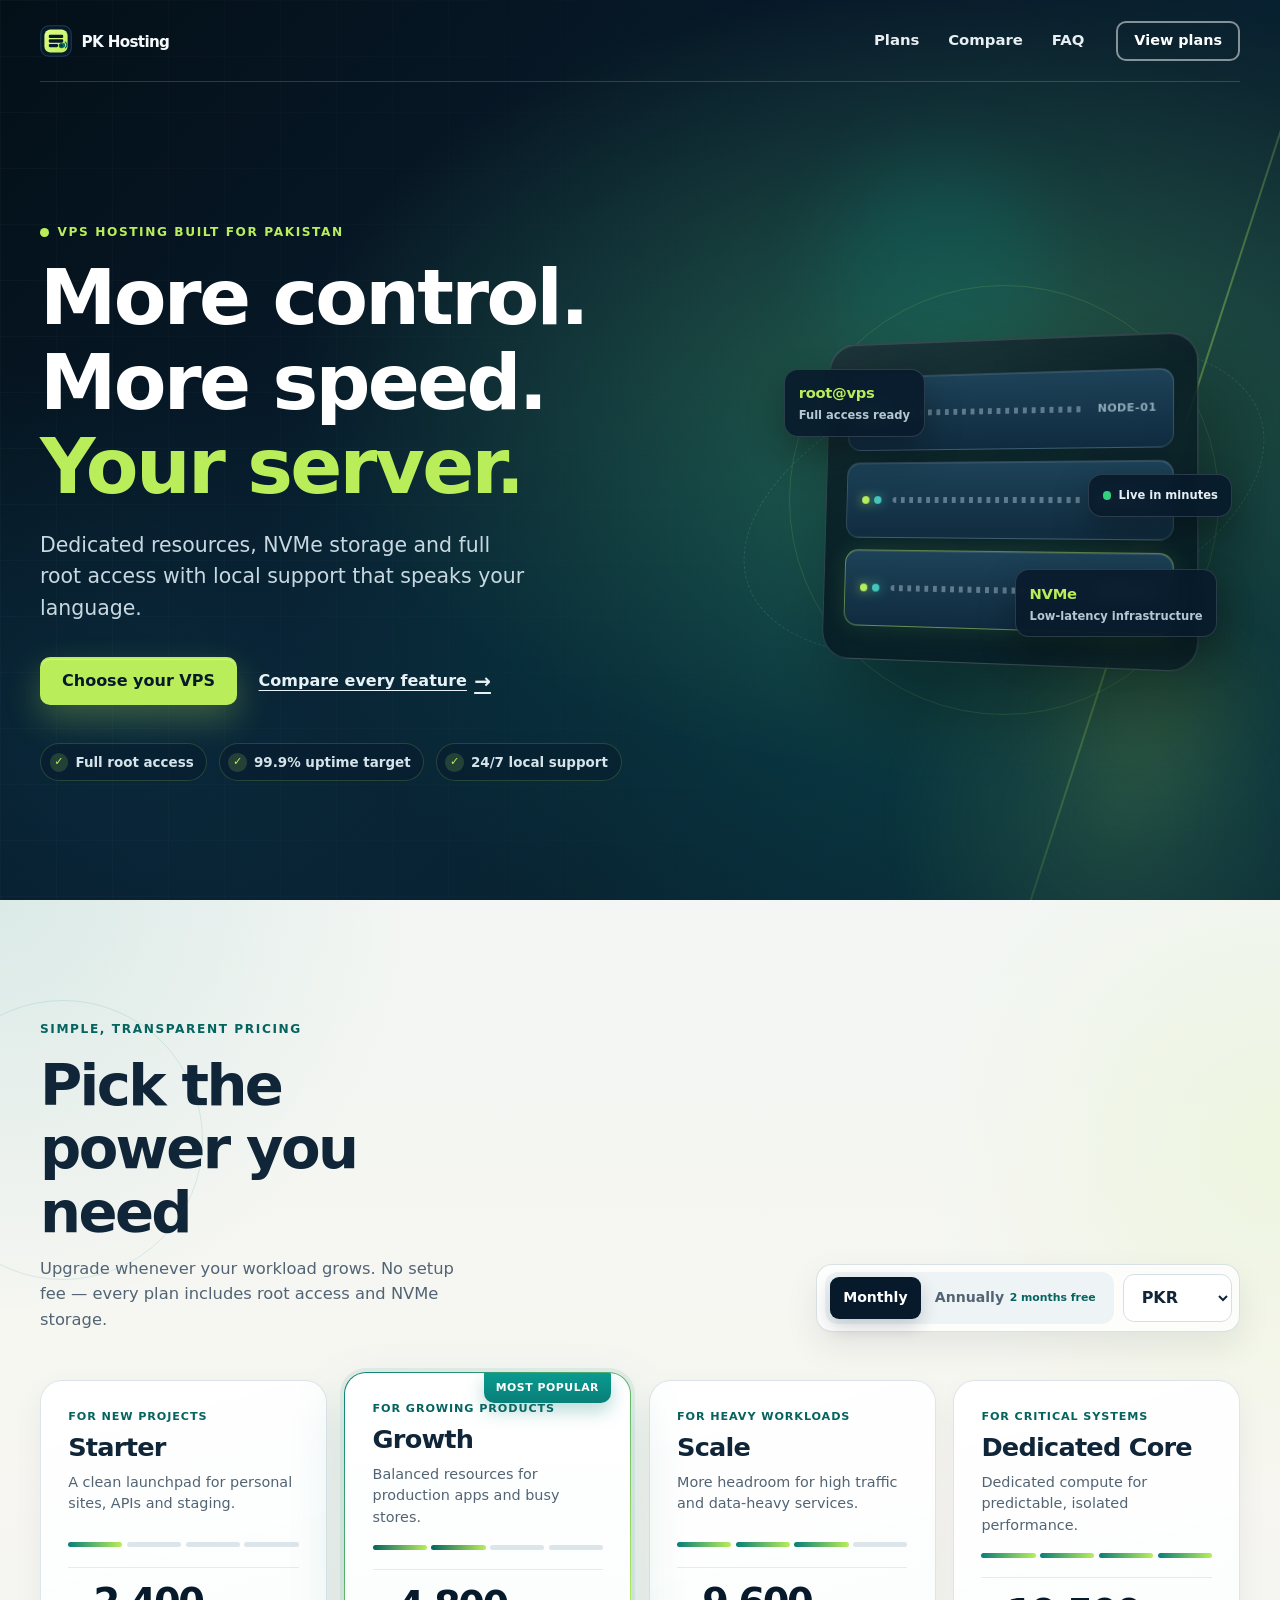
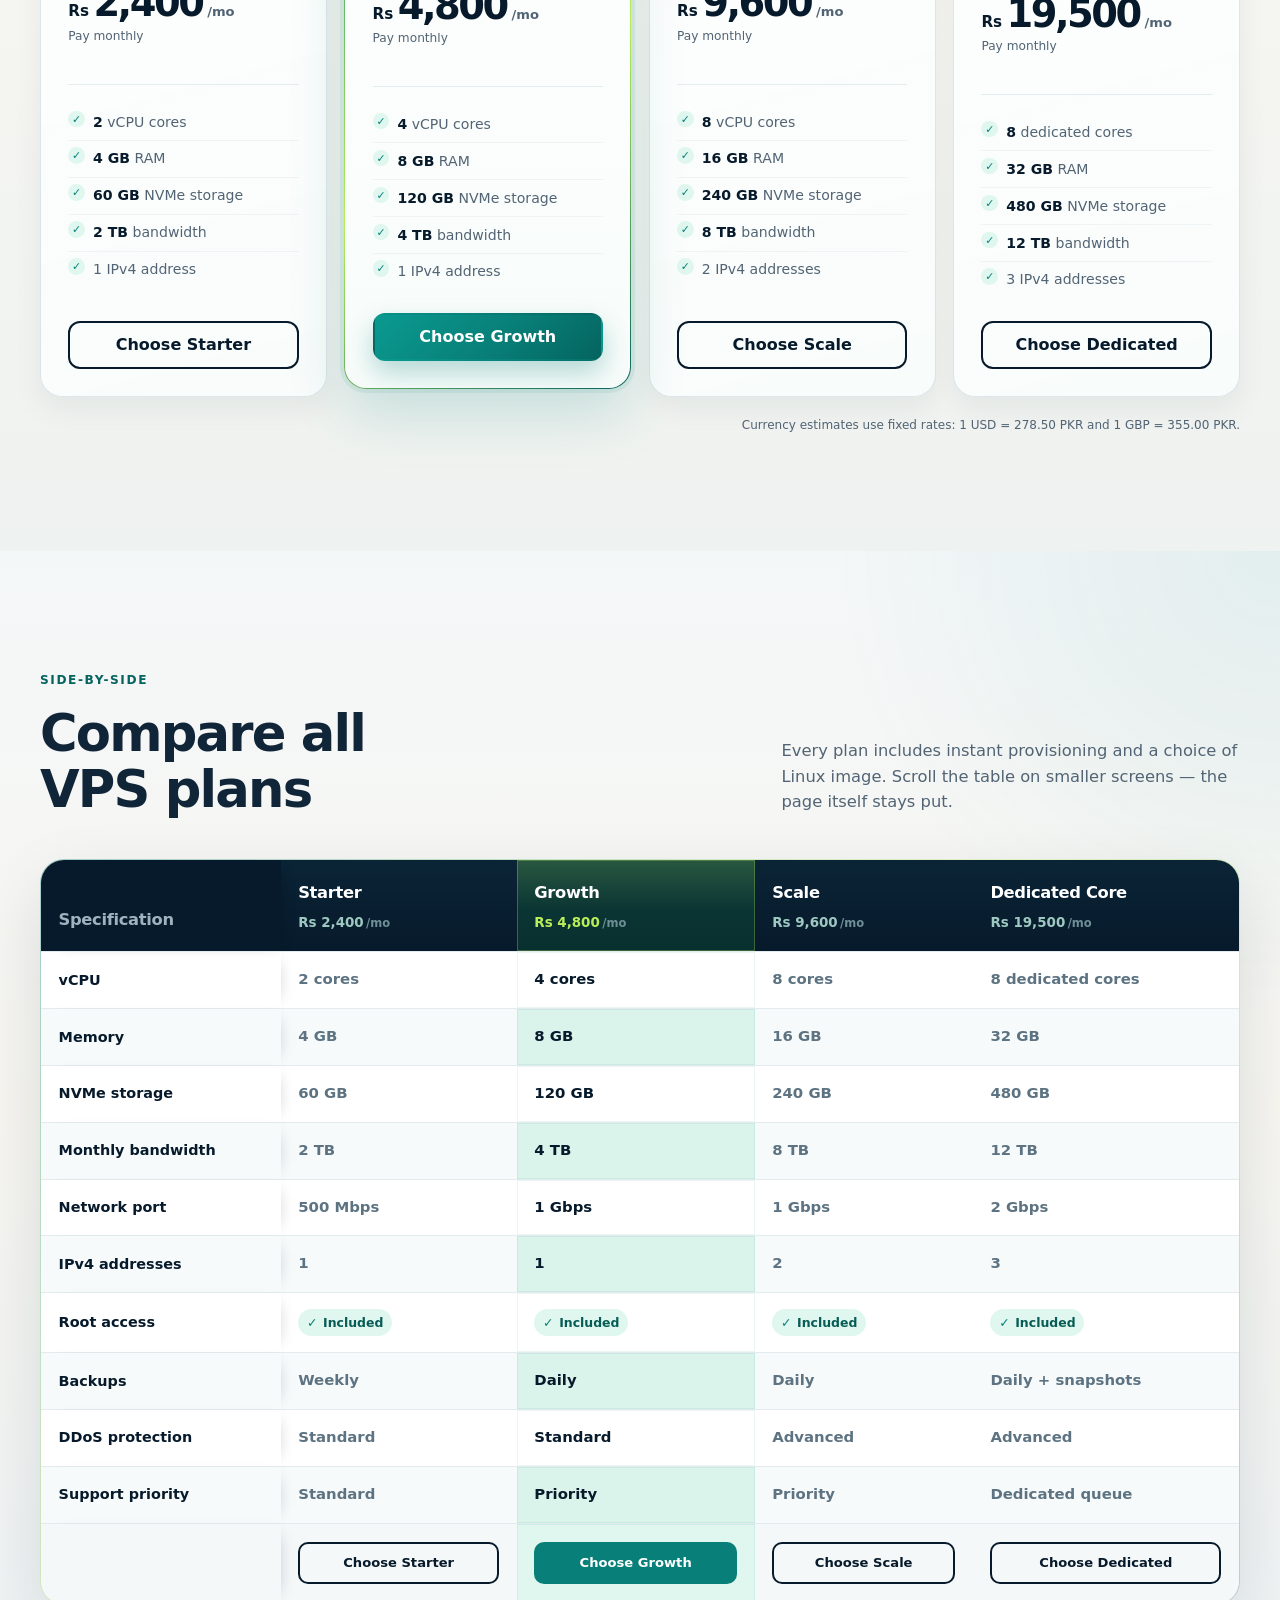
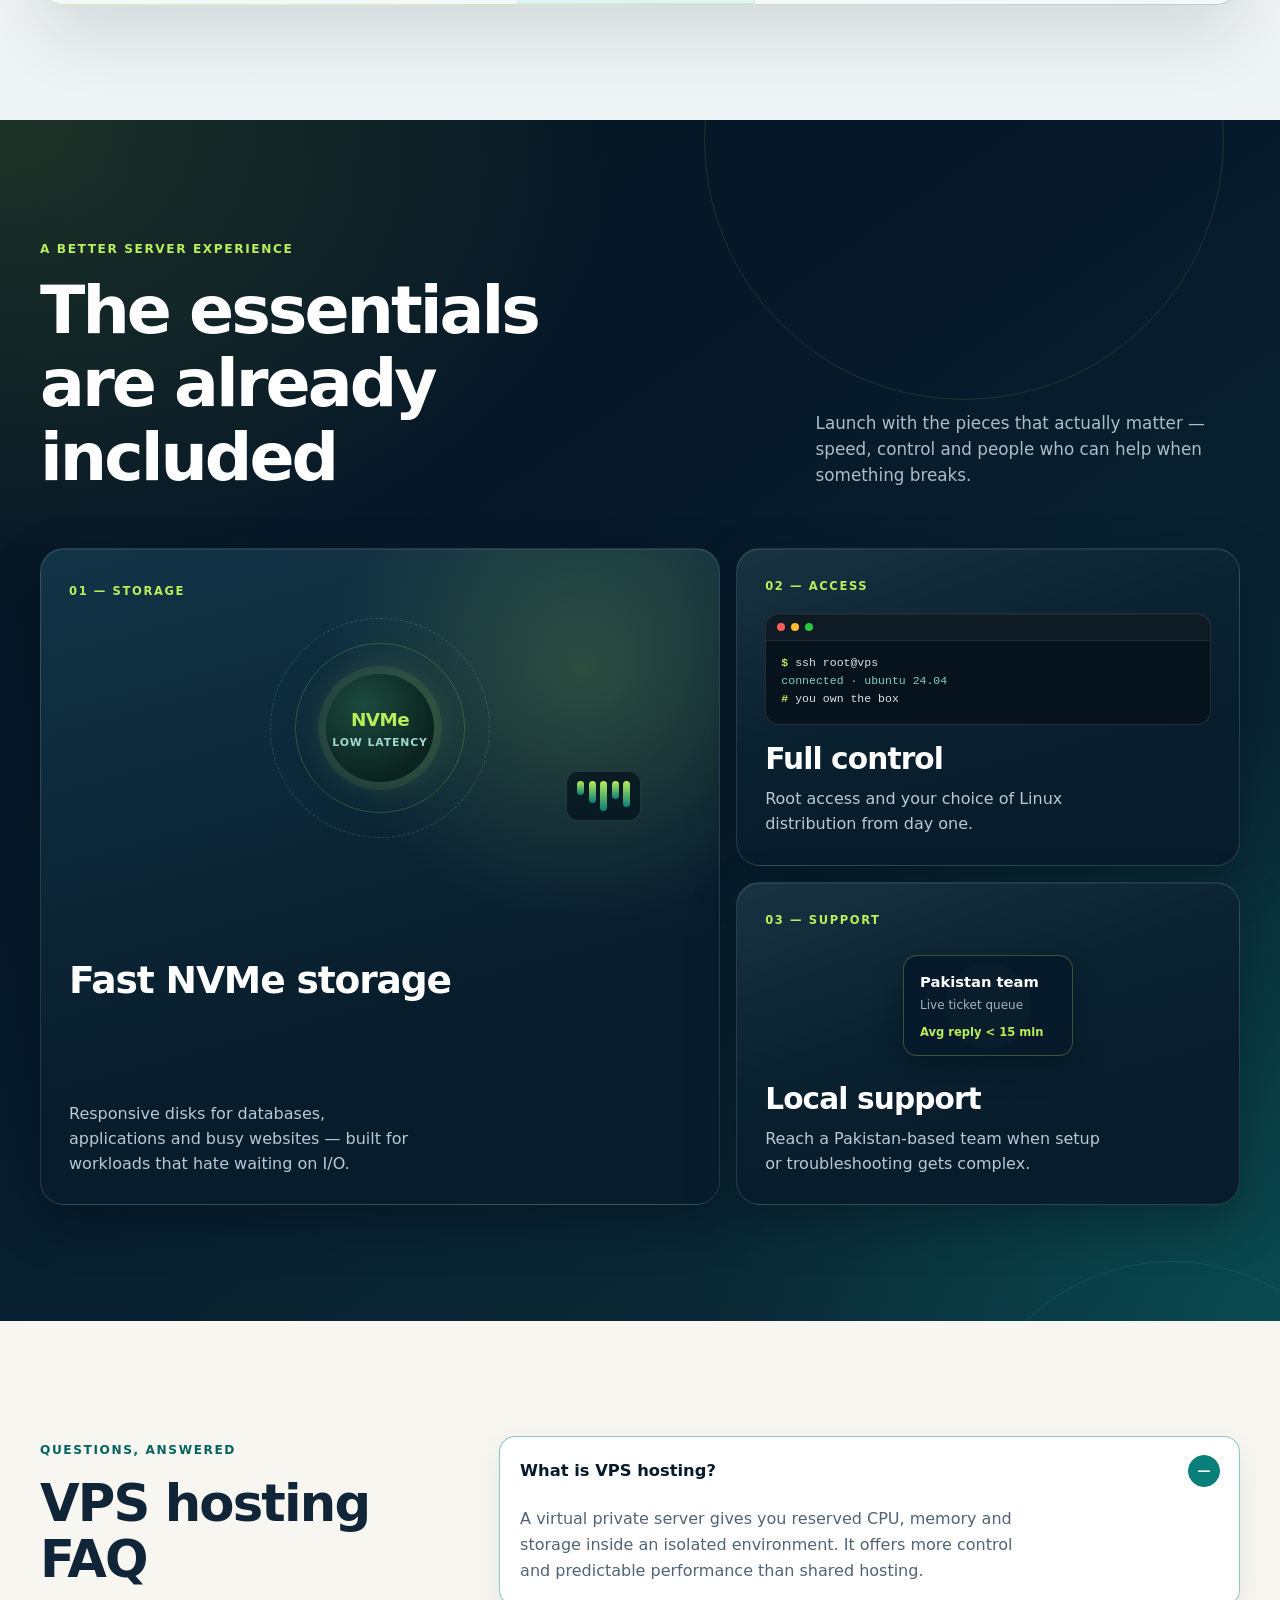
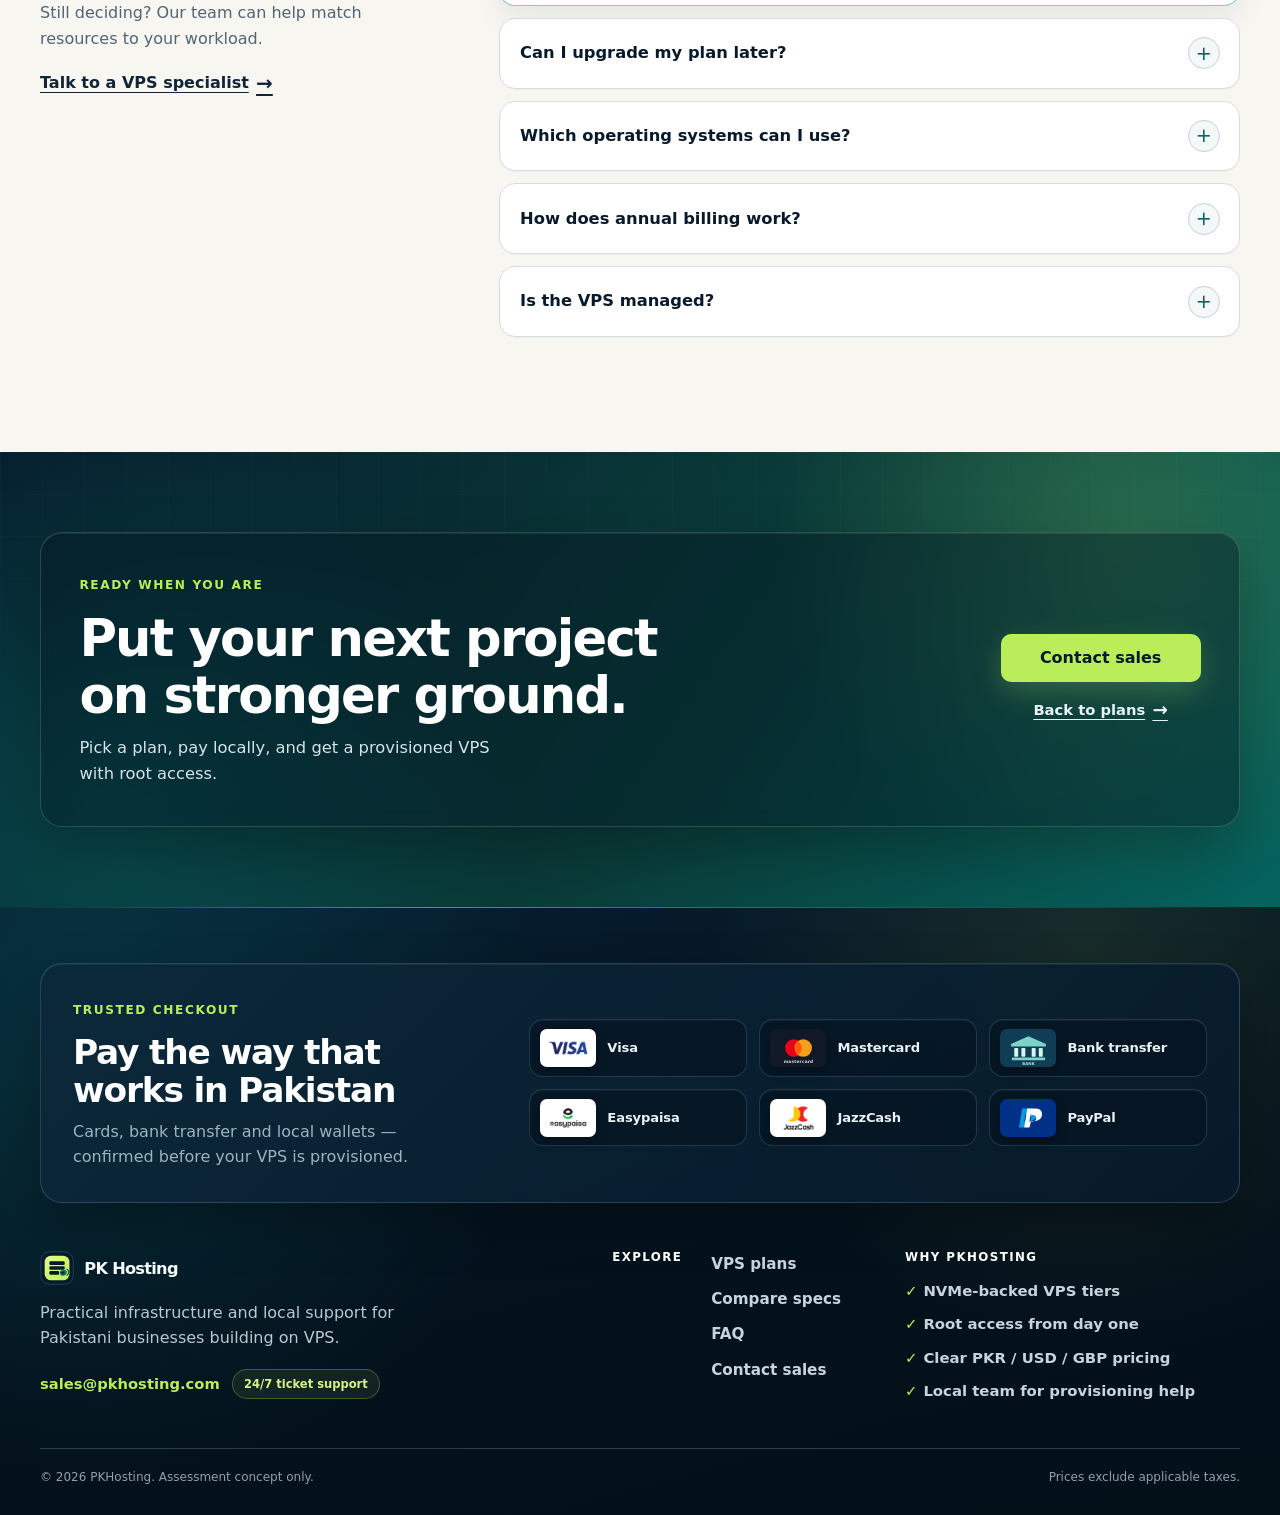
<file: index.html>
<!doctype html>
<html lang="en" class="no-js">
<head>
  <meta charset="utf-8">
  <meta name="viewport" content="width=device-width, initial-scale=1">
  <meta name="description" content="Compare four PKHosting VPS plans with transparent monthly and annual pricing.">
  <meta name="theme-color" content="#071a2b">
  <title>PKHosting VPS Hosting</title>
  <link rel="icon" href="favicon.svg" type="image/svg+xml">
  <link rel="stylesheet" href="styles.css">
  <script>document.documentElement.classList.replace('no-js', 'js');</script>
  <script src="script.js" defer></script>
</head>
<body>
  <a class="skip-link" href="#main">Skip to main content</a>

  <header class="site-header">
    <div class="shell header-inner">
      <a class="brand" href="#top">
        <img class="brand-logo" src="logo.svg" width="168" height="32" alt="PK Hosting">
      </a>
      <nav aria-label="Primary navigation">
        <a href="#plans">Plans</a>
        <a href="#compare">Compare</a>
        <a href="#faq">FAQ</a>
      </nav>
      <a class="button button-small button-outline header-cta" href="#plans">View plans</a>
    </div>
  </header>

  <main id="main">
    <section class="hero" id="top" aria-labelledby="hero-title">
      <div class="hero-atmosphere" aria-hidden="true">
        <span class="hero-beam"></span>
        <span class="hero-orb hero-orb-a"></span>
        <span class="hero-orb hero-orb-b"></span>
      </div>

      <div class="shell hero-grid">
        <div class="hero-copy">
          <p class="eyebrow"><span class="eyebrow-dot" aria-hidden="true"></span>VPS hosting built for Pakistan</p>
          <h1 id="hero-title">More control. More speed. <span>Your server.</span></h1>
          <p class="hero-lede">Dedicated resources, NVMe storage and full root access with local support that speaks your language.</p>
          <div class="hero-actions">
            <a class="button button-primary hero-cta" href="#plans">Choose your VPS</a>
            <a class="text-link" href="#compare">Compare every feature <span aria-hidden="true">→</span></a>
          </div>
          <ul class="trust-list" aria-label="Service highlights">
            <li>Full root access</li>
            <li>99.9% uptime target</li>
            <li>24/7 local support</li>
          </ul>
        </div>

        <div class="server-visual" aria-hidden="true">
          <div class="orbit orbit-one"></div>
          <div class="orbit orbit-two"></div>
          <div class="orbit orbit-three"></div>

          <div class="server-stage">
            <div class="server-stack">
              <div class="server-unit">
                <div class="unit-lights"><i></i><i></i></div>
                <span class="unit-bus"></span>
                <em>node-01</em>
              </div>
              <div class="server-unit">
                <div class="unit-lights"><i></i><i></i></div>
                <span class="unit-bus"></span>
                <em>node-02</em>
              </div>
              <div class="server-unit is-active">
                <div class="unit-lights"><i></i><i></i></div>
                <span class="unit-bus"></span>
                <em>node-03</em>
              </div>
            </div>

            <div class="hero-chip hero-chip-nvme">
              <strong>NVMe</strong>
              <span>Low-latency infrastructure</span>
            </div>
            <div class="hero-chip hero-chip-root">
              <strong>root@vps</strong>
              <span>Full access ready</span>
            </div>
            <div class="hero-chip hero-chip-live">
              <i></i>
              <span>Live in minutes</span>
            </div>
          </div>
        </div>
      </div>
    </section>

    <section class="plans-section section" id="plans" aria-labelledby="plans-title">
      <div class="shell">
        <div class="plans-head">
          <div>
            <p class="eyebrow">Simple, transparent pricing</p>
            <h2 id="plans-title">Pick the power you need</h2>
            <p class="plans-lede">Upgrade whenever your workload grows. No setup fee — every plan includes root access and NVMe storage.</p>
          </div>

          <div class="pricing-toolbar" aria-label="Pricing options">
            <fieldset class="period-toggle">
              <legend class="sr-only">Billing period</legend>
              <input type="radio" name="period" id="monthly" value="monthly" checked>
              <label for="monthly">Monthly</label>
              <input type="radio" name="period" id="annual" value="annual">
              <label for="annual">Annually <span>2 months free</span></label>
            </fieldset>
            <label class="currency-control" for="currency">
              <span class="sr-only">Currency</span>
              <select id="currency" name="currency">
                <option value="PKR" selected>PKR</option>
                <option value="USD">USD</option>
                <option value="GBP">GBP</option>
              </select>
            </label>
          </div>
        </div>

        <noscript>
          <p class="notice">JavaScript is off. Monthly prices are shown in PKR; all plan details remain available.</p>
        </noscript>
        <p class="sr-only" id="price-status" aria-live="polite" aria-atomic="true"></p>

        <div class="plan-grid">
          <article class="plan-card" data-plan="starter" aria-labelledby="starter-title">
            <div class="plan-glow" aria-hidden="true"></div>
            <div class="plan-top">
              <p class="plan-kicker">For new projects</p>
              <h3 id="starter-title">Starter</h3>
              <p class="plan-summary">A clean launchpad for personal sites, APIs and staging.</p>
              <div class="plan-meter" aria-hidden="true" title="Relative power">
                <span class="is-on"></span><span></span><span></span><span></span>
              </div>
            </div>
            <div class="price-block">
              <p class="price"><span class="currency-symbol">Rs</span><strong data-price>2,400</strong><span class="price-period">/mo</span></p>
              <p class="billing-detail" data-billing-detail>Pay monthly</p>
              <p class="savings" data-savings hidden></p>
            </div>
            <ul class="feature-list">
              <li><strong>2</strong> vCPU cores</li>
              <li><strong>4 GB</strong> RAM</li>
              <li><strong>60 GB</strong> NVMe storage</li>
              <li><strong>2 TB</strong> bandwidth</li>
              <li>1 IPv4 address</li>
            </ul>
            <a class="button button-plan" href="#contact">Choose Starter</a>
          </article>

          <article class="plan-card popular" data-plan="growth" aria-labelledby="growth-title">
            <p class="popular-label">Most popular</p>
            <div class="plan-glow" aria-hidden="true"></div>
            <div class="plan-top">
              <p class="plan-kicker">For growing products</p>
              <h3 id="growth-title">Growth</h3>
              <p class="plan-summary">Balanced resources for production apps and busy stores.</p>
              <div class="plan-meter" aria-hidden="true" title="Relative power">
                <span class="is-on"></span><span class="is-on"></span><span></span><span></span>
              </div>
            </div>
            <div class="price-block">
              <p class="price"><span class="currency-symbol">Rs</span><strong data-price>4,800</strong><span class="price-period">/mo</span></p>
              <p class="billing-detail" data-billing-detail>Pay monthly</p>
              <p class="savings" data-savings hidden></p>
            </div>
            <ul class="feature-list">
              <li><strong>4</strong> vCPU cores</li>
              <li><strong>8 GB</strong> RAM</li>
              <li><strong>120 GB</strong> NVMe storage</li>
              <li><strong>4 TB</strong> bandwidth</li>
              <li>1 IPv4 address</li>
            </ul>
            <a class="button button-plan button-primary" href="#contact">Choose Growth</a>
          </article>

          <article class="plan-card" data-plan="scale" aria-labelledby="scale-title">
            <div class="plan-glow" aria-hidden="true"></div>
            <div class="plan-top">
              <p class="plan-kicker">For heavy workloads</p>
              <h3 id="scale-title">Scale</h3>
              <p class="plan-summary">More headroom for high traffic and data-heavy services.</p>
              <div class="plan-meter" aria-hidden="true" title="Relative power">
                <span class="is-on"></span><span class="is-on"></span><span class="is-on"></span><span></span>
              </div>
            </div>
            <div class="price-block">
              <p class="price"><span class="currency-symbol">Rs</span><strong data-price>9,600</strong><span class="price-period">/mo</span></p>
              <p class="billing-detail" data-billing-detail>Pay monthly</p>
              <p class="savings" data-savings hidden></p>
            </div>
            <ul class="feature-list">
              <li><strong>8</strong> vCPU cores</li>
              <li><strong>16 GB</strong> RAM</li>
              <li><strong>240 GB</strong> NVMe storage</li>
              <li><strong>8 TB</strong> bandwidth</li>
              <li>2 IPv4 addresses</li>
            </ul>
            <a class="button button-plan" href="#contact">Choose Scale</a>
          </article>

          <article class="plan-card" data-plan="dedicated" aria-labelledby="dedicated-title">
            <div class="plan-glow" aria-hidden="true"></div>
            <div class="plan-top">
              <p class="plan-kicker">For critical systems</p>
              <h3 id="dedicated-title">Dedicated Core</h3>
              <p class="plan-summary">Dedicated compute for predictable, isolated performance.</p>
              <div class="plan-meter" aria-hidden="true" title="Relative power">
                <span class="is-on"></span><span class="is-on"></span><span class="is-on"></span><span class="is-on"></span>
              </div>
            </div>
            <div class="price-block">
              <p class="price"><span class="currency-symbol">Rs</span><strong data-price>19,500</strong><span class="price-period">/mo</span></p>
              <p class="billing-detail" data-billing-detail>Pay monthly</p>
              <p class="savings" data-savings hidden></p>
            </div>
            <ul class="feature-list">
              <li><strong>8</strong> dedicated cores</li>
              <li><strong>32 GB</strong> RAM</li>
              <li><strong>480 GB</strong> NVMe storage</li>
              <li><strong>12 TB</strong> bandwidth</li>
              <li>3 IPv4 addresses</li>
            </ul>
            <a class="button button-plan" href="#contact">Choose Dedicated</a>
          </article>
        </div>
        <p class="rate-note">Currency estimates use fixed rates: 1 USD = 278.50 PKR and 1 GBP = 355.00 PKR.</p>
      </div>
    </section>

    <section class="comparison-section section" id="compare" aria-labelledby="compare-title">
      <div class="shell">
        <div class="compare-head">
          <div>
            <p class="eyebrow">Side-by-side</p>
            <h2 id="compare-title">Compare all VPS plans</h2>
          </div>
          <p class="compare-lede">Every plan includes instant provisioning and a choice of Linux image. Scroll the table on smaller screens — the page itself stays put.</p>
        </div>

        <p class="scroll-hint" id="table-hint">Swipe sideways to compare every plan <span aria-hidden="true">→</span></p>

        <div class="table-shell">
          <div class="table-wrap" tabindex="0" role="region" aria-labelledby="compare-title" aria-describedby="table-hint">
            <table class="compare-table">
              <caption class="sr-only">Features included in each PKHosting VPS plan</caption>
              <colgroup>
                <col class="col-spec">
                <col>
                <col class="col-popular">
                <col>
                <col>
              </colgroup>
              <thead>
                <tr>
                  <th scope="col">
                    <span class="plan-label">Specification</span>
                  </th>
                  <th scope="col">
                    <span class="plan-label">Starter</span>
                    <span class="plan-price">Rs 2,400<span>/mo</span></span>
                  </th>
                  <th scope="col" class="is-popular">
                    <span class="plan-label">Growth</span>
                    <span class="plan-price">Rs 4,800<span>/mo</span></span>
                  </th>
                  <th scope="col">
                    <span class="plan-label">Scale</span>
                    <span class="plan-price">Rs 9,600<span>/mo</span></span>
                  </th>
                  <th scope="col">
                    <span class="plan-label">Dedicated Core</span>
                    <span class="plan-price">Rs 19,500<span>/mo</span></span>
                  </th>
                </tr>
              </thead>
              <tbody>
                <tr>
                  <th scope="row">vCPU</th>
                  <td>2 cores</td>
                  <td class="is-popular"><strong>4 cores</strong></td>
                  <td>8 cores</td>
                  <td>8 dedicated cores</td>
                </tr>
                <tr>
                  <th scope="row">Memory</th>
                  <td>4 GB</td>
                  <td class="is-popular"><strong>8 GB</strong></td>
                  <td>16 GB</td>
                  <td>32 GB</td>
                </tr>
                <tr>
                  <th scope="row">NVMe storage</th>
                  <td>60 GB</td>
                  <td class="is-popular"><strong>120 GB</strong></td>
                  <td>240 GB</td>
                  <td>480 GB</td>
                </tr>
                <tr>
                  <th scope="row">Monthly bandwidth</th>
                  <td>2 TB</td>
                  <td class="is-popular"><strong>4 TB</strong></td>
                  <td>8 TB</td>
                  <td>12 TB</td>
                </tr>
                <tr>
                  <th scope="row">Network port</th>
                  <td>500 Mbps</td>
                  <td class="is-popular"><strong>1 Gbps</strong></td>
                  <td>1 Gbps</td>
                  <td>2 Gbps</td>
                </tr>
                <tr>
                  <th scope="row">IPv4 addresses</th>
                  <td>1</td>
                  <td class="is-popular"><strong>1</strong></td>
                  <td>2</td>
                  <td>3</td>
                </tr>
                <tr>
                  <th scope="row">Root access</th>
                  <td><span class="yes">Included</span></td>
                  <td class="is-popular"><span class="yes">Included</span></td>
                  <td><span class="yes">Included</span></td>
                  <td><span class="yes">Included</span></td>
                </tr>
                <tr>
                  <th scope="row">Backups</th>
                  <td>Weekly</td>
                  <td class="is-popular"><strong>Daily</strong></td>
                  <td>Daily</td>
                  <td>Daily + snapshots</td>
                </tr>
                <tr>
                  <th scope="row">DDoS protection</th>
                  <td>Standard</td>
                  <td class="is-popular"><strong>Standard</strong></td>
                  <td>Advanced</td>
                  <td>Advanced</td>
                </tr>
                <tr>
                  <th scope="row">Support priority</th>
                  <td>Standard</td>
                  <td class="is-popular"><strong>Priority</strong></td>
                  <td>Priority</td>
                  <td>Dedicated queue</td>
                </tr>
              </tbody>
              <tfoot>
                <tr>
                  <th scope="row"><span class="sr-only">Choose a plan</span></th>
                  <td><a class="button button-table" href="#plans">Choose Starter</a></td>
                  <td class="is-popular"><a class="button button-table button-primary" href="#plans">Choose Growth</a></td>
                  <td><a class="button button-table" href="#plans">Choose Scale</a></td>
                  <td><a class="button button-table" href="#plans">Choose Dedicated</a></td>
                </tr>
              </tfoot>
            </table>
          </div>
        </div>
      </div>
    </section>

    <section class="assurance section" aria-labelledby="assurance-title">
      <div class="shell">
        <div class="assurance-head">
          <div>
            <p class="eyebrow">A better server experience</p>
            <h2 id="assurance-title">The essentials are already included</h2>
          </div>
          <p class="assurance-lede">Launch with the pieces that actually matter — speed, control and people who can help when something breaks.</p>
        </div>

        <div class="assurance-bento">
          <article class="assurance-feature assurance-feature-lead">
            <div class="assurance-feature-top">
              <span class="assurance-index">01 — Storage</span>
              <div class="assurance-visual assurance-visual-disk" aria-hidden="true">
                <div class="disk-ring"></div>
                <div class="disk-ring disk-ring-two"></div>
                <div class="disk-core">
                  <strong>NVMe</strong>
                  <span>low latency</span>
                </div>
                <ul class="disk-bars">
                  <li></li><li></li><li></li><li></li><li></li>
                </ul>
              </div>
            </div>
            <h3>Fast NVMe storage</h3>
            <p>Responsive disks for databases, applications and busy websites — built for workloads that hate waiting on I/O.</p>
          </article>

          <article class="assurance-feature">
            <span class="assurance-index">02 — Access</span>
            <div class="assurance-visual assurance-visual-term" aria-hidden="true">
              <div class="term-chrome"><i></i><i></i><i></i></div>
              <pre><code><span class="term-prompt">$</span> ssh root@vps
<span class="term-ok">connected · ubuntu 24.04</span>
<span class="term-prompt">#</span> you own the box</code></pre>
            </div>
            <h3>Full control</h3>
            <p>Root access and your choice of Linux distribution from day one.</p>
          </article>

          <article class="assurance-feature">
            <span class="assurance-index">03 — Support</span>
            <div class="assurance-visual assurance-visual-support" aria-hidden="true">
              <div class="support-pulse"></div>
              <div class="support-card">
                <strong>Pakistan team</strong>
                <span>Live ticket queue</span>
                <em>Avg reply &lt; 15 min</em>
              </div>
            </div>
            <h3>Local support</h3>
            <p>Reach a Pakistan-based team when setup or troubleshooting gets complex.</p>
          </article>
        </div>
      </div>
    </section>

    <section class="faq-section section" id="faq" aria-labelledby="faq-title">
      <div class="shell faq-grid">
        <div>
          <p class="eyebrow">Questions, answered</p>
          <h2 id="faq-title">VPS hosting FAQ</h2>
          <p>Still deciding? Our team can help match resources to your workload.</p>
          <a class="text-link" href="#contact">Talk to a VPS specialist <span aria-hidden="true">→</span></a>
        </div>
        <div class="faq-list" data-accordion>
          <details class="faq-item" open>
            <summary>What is VPS hosting?</summary>
            <div class="faq-panel">
              <div class="faq-panel-inner">
                <p>A virtual private server gives you reserved CPU, memory and storage inside an isolated environment. It offers more control and predictable performance than shared hosting.</p>
              </div>
            </div>
          </details>
          <details class="faq-item">
            <summary>Can I upgrade my plan later?</summary>
            <div class="faq-panel">
              <div class="faq-panel-inner">
                <p>Yes. You can move to a larger plan as demand grows. A support specialist will confirm the maintenance window and migration steps before making changes.</p>
              </div>
            </div>
          </details>
          <details class="faq-item">
            <summary>Which operating systems can I use?</summary>
            <div class="faq-panel">
              <div class="faq-panel-inner">
                <p>Choose from current Ubuntu, Debian, AlmaLinux and Rocky Linux images. Other compatible Linux distributions can be arranged during provisioning.</p>
              </div>
            </div>
          </details>
          <details class="faq-item">
            <summary>How does annual billing work?</summary>
            <div class="faq-panel">
              <div class="faq-panel-inner">
                <p>You receive 12 months of service for the cost of 10. The cards show the effective monthly amount, while the full annual total is charged upfront.</p>
              </div>
            </div>
          </details>
          <details class="faq-item">
            <summary>Is the VPS managed?</summary>
            <div class="faq-panel">
              <div class="faq-panel-inner">
                <p>Plans are self-managed by default and include infrastructure support. Managed server administration can be quoted separately for teams that need hands-on help.</p>
              </div>
            </div>
          </details>
        </div>
      </div>
    </section>

    <section class="closing-cta" id="contact" aria-labelledby="cta-title">
      <div class="shell">
        <div class="cta-panel">
          <div class="cta-copy">
            <p class="eyebrow">Ready when you are</p>
            <h2 id="cta-title">Put your next project on stronger ground.</h2>
            <p class="cta-lede">Pick a plan, pay locally, and get a provisioned VPS with root access.</p>
          </div>
          <div class="cta-actions">
            <a class="button button-cta" href="mailto:sales@pkhosting.com">Contact sales</a>
            <a class="text-link cta-secondary" href="#plans">Back to plans <span aria-hidden="true">→</span></a>
          </div>
        </div>
      </div>
    </section>
  </main>

  <footer class="site-footer">
    <div class="shell">
      <div class="footer-payments">
        <div class="footer-payments-copy">
          <p class="eyebrow footer-eyebrow">Trusted checkout</p>
          <h2>Pay the way that works in Pakistan</h2>
          <p>Cards, bank transfer and local wallets — confirmed before your VPS is provisioned.</p>
        </div>
        <ul class="payment-list" aria-label="Accepted payment methods">
          <li>
            <img class="payment-logo payment-logo-photo" src="assets/payments/visa.png" width="72" height="48" alt="">
            <span>Visa</span>
          </li>
          <li>
            <img src="assets/payments/mastercard.svg" width="72" height="48" alt="">
            <span>Mastercard</span>
          </li>
          <li>
            <img src="assets/payments/bank.svg" width="72" height="48" alt="">
            <span>Bank transfer</span>
          </li>
          <li>
            <img class="payment-logo payment-logo-photo" src="assets/payments/easypaisa.png" width="72" height="48" alt="">
            <span>Easypaisa</span>
          </li>
          <li>
            <img class="payment-logo payment-logo-photo" src="assets/payments/jazzcash.png" width="72" height="48" alt="">
            <span>JazzCash</span>
          </li>
          <li>
            <img src="assets/payments/paypal.svg" width="72" height="48" alt="">
            <span>PayPal</span>
          </li>
        </ul>
      </div>

      <div class="footer-main">
        <div class="footer-brand-block">
          <a class="brand footer-brand" href="#top">
            <img class="brand-logo" src="logo.svg" width="168" height="32" alt="PK Hosting">
          </a>
          <p>Practical infrastructure and local support for Pakistani businesses building on VPS.</p>
          <div class="footer-contact-row">
            <a class="footer-mail" href="mailto:sales@pkhosting.com">sales@pkhosting.com</a>
            <span class="footer-pill">24/7 ticket support</span>
          </div>
        </div>

        <nav class="footer-nav" aria-label="Footer">
          <h2>Explore</h2>
          <ul>
            <li><a href="#plans">VPS plans</a></li>
            <li><a href="#compare">Compare specs</a></li>
            <li><a href="#faq">FAQ</a></li>
            <li><a href="#contact">Contact sales</a></li>
          </ul>
        </nav>

        <div class="footer-nav">
          <h2>Why PKHosting</h2>
          <ul class="footer-points">
            <li>NVMe-backed VPS tiers</li>
            <li>Root access from day one</li>
            <li>Clear PKR / USD / GBP pricing</li>
            <li>Local team for provisioning help</li>
          </ul>
        </div>
      </div>

      <div class="footer-bottom">
        <p>© 2026 PKHosting. Assessment concept only.</p>
        <p>Prices exclude applicable taxes.</p>
      </div>
    </div>
  </footer>
</body>
</html>
</file>
<file: styles.css>
:root {
  --ink: #102538;
  --ink-soft: #526474;
  --navy: #071a2b;
  --navy-2: #0d2c43;
  --teal: #087f78;
  --teal-dark: #05645f;
  --mint: #dff7ef;
  --lime: #b9ee5a;
  --cream: #f7f6f1;
  --white: #fff;
  --line: #d9e1e5;
  --shadow: 0 16px 44px rgba(7, 26, 43, .09);
  --radius: 18px;
  --shell: 1200px;
}

*,
*::before,
*::after {
  box-sizing: border-box;
}

html {
  scroll-behavior: smooth;
}

body {
  margin: 0;
  overflow-x: hidden;
  background: var(--white);
  color: var(--ink);
  font-family: Inter, ui-sans-serif, system-ui, -apple-system, BlinkMacSystemFont, "Segoe UI", sans-serif;
  font-size: 1rem;
  line-height: 1.6;
  text-rendering: optimizeLegibility;
}

button,
select,
input {
  font: inherit;
}

a {
  color: inherit;
}

h1,
h2,
h3,
p {
  margin-top: 0;
}

h1,
h2,
h3 {
  line-height: 1.1;
  letter-spacing: -.035em;
}

h1 {
  max-width: 760px;
  margin-bottom: 1.25rem;
  color: var(--white);
  font-size: clamp(2.55rem, 6vw, 5.5rem);
}

h1 span {
  color: var(--lime);
}

h2 {
  margin-bottom: .8rem;
  font-size: clamp(2rem, 4vw, 3.25rem);
}

h3 {
  font-size: 1.45rem;
}

.shell {
  width: min(calc(100% - 2rem), var(--shell));
  margin-inline: auto;
}

.section {
  padding-block: clamp(4.5rem, 9vw, 7.5rem);
}

.sr-only {
  position: absolute !important;
  width: 1px !important;
  height: 1px !important;
  padding: 0 !important;
  overflow: hidden !important;
  clip: rect(0, 0, 0, 0) !important;
  white-space: nowrap !important;
  border: 0 !important;
}

.skip-link {
  position: fixed;
  z-index: 100;
  top: .75rem;
  left: .75rem;
  padding: .65rem 1rem;
  transform: translateY(-160%);
  border-radius: 8px;
  background: var(--white);
  color: var(--navy);
  font-weight: 800;
  transition: transform .2s ease;
}

.skip-link:focus {
  transform: translateY(0);
}

:focus-visible {
  outline: 3px solid #ffb703;
  outline-offset: 4px;
}

.site-header {
  position: fixed;
  z-index: 100;
  top: 0;
  left: 0;
  width: 100%;
  color: var(--white);
  background: transparent;
  border-bottom: 1px solid transparent;
  transition: background-color .25s ease, border-color .25s ease, box-shadow .25s ease, backdrop-filter .25s ease;
}

.site-header.is-scrolled {
  border-bottom-color: rgba(255, 255, 255, .12);
  background: rgba(7, 26, 43, .72);
  box-shadow: 0 10px 30px rgba(4, 18, 30, .28);
  backdrop-filter: blur(14px) saturate(140%);
  -webkit-backdrop-filter: blur(14px) saturate(140%);
}

.header-inner {
  display: flex;
  min-height: 82px;
  align-items: center;
  gap: 2rem;
  border-bottom: 1px solid rgba(255, 255, 255, .16);
  transition: border-color .25s ease;
}

.site-header.is-scrolled .header-inner {
  border-bottom-color: transparent;
}

.brand {
  display: inline-flex;
  align-items: center;
  text-decoration: none;
  line-height: 0;
}

.brand-logo {
  display: block;
  width: auto;
  height: 32px;
}

.brand-mark {
  display: grid;
  width: 2.25rem;
  height: 2.25rem;
  place-items: center;
  border-radius: 9px;
  background: var(--lime);
  color: var(--navy);
  font-size: .78rem;
  letter-spacing: -.04em;
}

nav {
  display: flex;
  margin-left: auto;
  gap: 1.8rem;
}

nav a {
  color: #e7eff3;
  text-decoration: none;
  font-size: .93rem;
  font-weight: 650;
}

nav a:hover {
  color: var(--lime);
}

.button {
  display: inline-flex;
  min-height: 48px;
  align-items: center;
  justify-content: center;
  padding: .75rem 1.25rem;
  border: 2px solid transparent;
  border-radius: 10px;
  text-align: center;
  text-decoration: none;
  font-weight: 800;
  line-height: 1.2;
  transition: background-color .2s ease, color .2s ease, border-color .2s ease, transform .2s ease;
}

.button:hover {
  transform: translateY(-2px);
}

.button-small {
  min-height: 40px;
  padding: .55rem 1rem;
  font-size: .9rem;
}

.button-outline {
  border-color: rgba(255, 255, 255, .5);
  color: var(--white);
}

.button-outline:hover {
  border-color: var(--lime);
  color: var(--lime);
}

.button-primary {
  background: var(--teal);
  color: var(--white);
}

.button-primary:hover {
  background: var(--teal-dark);
}

.text-link {
  display: inline-flex;
  align-items: center;
  gap: .45rem;
  color: inherit;
  font-weight: 800;
  text-underline-offset: .25rem;
}

.text-link span {
  font-size: 1.25em;
}

.hero {
  position: relative;
  isolation: isolate;
  min-height: clamp(720px, 100vh, 920px);
  overflow: hidden;
  background:
    radial-gradient(ellipse 55% 45% at 78% 42%, rgba(185, 238, 90, .16), transparent),
    radial-gradient(ellipse 50% 55% at 70% 55%, rgba(8, 127, 120, .38), transparent),
    radial-gradient(ellipse 40% 40% at 10% 80%, rgba(13, 60, 80, .45), transparent),
    linear-gradient(135deg, #041018 0%, #071a2b 42%, #0a2f3a 100%);
  color: var(--white);
}

.hero::before {
  position: absolute;
  z-index: -1;
  inset: 0;
  background-image:
    linear-gradient(rgba(255,255,255,.03) 1px, transparent 1px),
    linear-gradient(90deg, rgba(255,255,255,.03) 1px, transparent 1px);
  background-size: 56px 56px;
  content: "";
  mask-image: linear-gradient(to right, black 0%, transparent 68%);
  opacity: .7;
}

.hero::after {
  position: absolute;
  z-index: -1;
  right: -8%;
  bottom: -20%;
  width: 520px;
  height: 520px;
  border-radius: 50%;
  background: radial-gradient(circle, rgba(185, 238, 90, .12), transparent 65%);
  content: "";
  filter: blur(10px);
}

.hero-atmosphere {
  position: absolute;
  inset: 0;
  overflow: hidden;
  pointer-events: none;
}

.hero-beam {
  position: absolute;
  top: -20%;
  right: 8%;
  width: 2px;
  height: 140%;
  background: linear-gradient(180deg, transparent, rgba(185, 238, 90, .45), transparent);
  transform: rotate(18deg);
  animation: beam-drift 7s ease-in-out infinite;
}

.hero-orb {
  position: absolute;
  border-radius: 50%;
  filter: blur(40px);
  opacity: .55;
}

.hero-orb-a {
  top: 18%;
  right: 18%;
  width: 220px;
  height: 220px;
  background: rgba(8, 127, 120, .45);
  animation: orb-float 9s ease-in-out infinite;
}

.hero-orb-b {
  right: 4%;
  bottom: 12%;
  width: 160px;
  height: 160px;
  background: rgba(185, 238, 90, .22);
  animation: orb-float 11s ease-in-out infinite reverse;
}

.hero-grid {
  position: relative;
  z-index: 1;
  display: grid;
  min-height: clamp(720px, 100vh, 920px);
  align-items: center;
  padding-top: 100px;
  grid-template-columns: minmax(0, 1.2fr) minmax(320px, .85fr);
  gap: clamp(2rem, 5vw, 4rem);
}

.hero-copy {
  position: relative;
  z-index: 2;
  padding-block: 4.5rem;
  animation: hero-rise .8s ease both;
}

.eyebrow {
  display: inline-flex;
  align-items: center;
  margin-bottom: .9rem;
  color: var(--teal-dark);
  font-size: .76rem;
  font-weight: 900;
  letter-spacing: .13em;
  text-transform: uppercase;
  gap: .55rem;
}

.eyebrow-dot {
  width: .55rem;
  height: .55rem;
  border-radius: 50%;
  background: var(--lime);
  box-shadow: 0 0 0 0 rgba(185, 238, 90, .55);
  animation: live-pulse 2s ease-out infinite;
}

.hero .eyebrow,
.closing-cta .eyebrow,
.assurance .eyebrow {
  color: var(--lime);
}

.hero h1 {
  max-width: 11ch;
  text-wrap: balance;
}

.hero-lede {
  max-width: 38ch;
  margin-bottom: 2rem;
  color: #c8d8e1;
  font-size: clamp(1.05rem, 2vw, 1.28rem);
  line-height: 1.55;
}

.hero-actions {
  display: flex;
  align-items: center;
  gap: 1.35rem;
}

.hero-cta {
  min-width: 180px;
  background: var(--lime);
  color: var(--navy);
  box-shadow:
    0 14px 34px rgba(185, 238, 90, .28),
    inset 0 1px rgba(255, 255, 255, .35);
}

.hero-actions .button-primary:hover,
.hero-cta:hover {
  background: #cff77f;
}

.hero-actions .text-link {
  color: #e8f2f6;
}

.hero-actions .text-link:hover {
  color: var(--lime);
}

.trust-list {
  display: flex;
  flex-wrap: wrap;
  margin: 2.4rem 0 0;
  padding: 0;
  gap: .7rem;
  list-style: none;
}

.trust-list li {
  display: inline-flex;
  align-items: center;
  min-height: 38px;
  padding: .4rem .8rem .4rem .55rem;
  border: 1px solid rgba(185, 238, 90, .18);
  border-radius: 999px;
  background: rgba(7, 26, 43, .45);
  color: #d5e3ea;
  font-size: .84rem;
  font-weight: 700;
  gap: .45rem;
  backdrop-filter: blur(6px);
}

.trust-list li::before {
  display: grid;
  width: 1.15rem;
  height: 1.15rem;
  place-items: center;
  border-radius: 50%;
  background: rgba(185, 238, 90, .16);
  color: var(--lime);
  content: "✓";
  font-size: .7rem;
  font-weight: 900;
}

.server-visual {
  position: relative;
  display: grid;
  min-height: 480px;
  place-items: center;
  animation: hero-rise .9s .12s ease both;
}

.server-stage {
  position: relative;
  z-index: 2;
  width: min(100%, 380px);
}

.server-stack {
  position: relative;
  padding: 1.35rem;
  transform: perspective(900px) rotateY(-12deg) rotateX(4deg);
  border: 1px solid rgba(255, 255, 255, .16);
  border-radius: 28px;
  background:
    linear-gradient(160deg, rgba(255,255,255,.08), transparent 35%),
    rgba(4, 17, 29, .72);
  box-shadow:
    28px 42px 90px rgba(0, 0, 0, .4),
    inset 0 1px rgba(255,255,255,.12);
  backdrop-filter: blur(12px);
}

.server-unit {
  display: grid;
  height: 78px;
  align-items: center;
  margin-block: .75rem;
  padding: 0 1rem;
  border: 1px solid rgba(255,255,255,.14);
  border-radius: 14px;
  background: linear-gradient(180deg, #1d4258, #102b3f);
  box-shadow: inset 0 1px rgba(255,255,255,.1);
  grid-template-columns: auto 1fr auto;
  gap: .75rem;
  transition: border-color .25s ease, transform .25s ease;
}

.server-unit.is-active {
  border-color: rgba(185, 238, 90, .45);
  box-shadow:
    inset 0 1px rgba(255,255,255,.12),
    0 0 24px rgba(185, 238, 90, .12);
}

.unit-lights {
  display: flex;
  gap: .35rem;
}

.unit-lights i {
  width: 8px;
  height: 8px;
  border-radius: 50%;
  background: var(--lime);
  box-shadow: 0 0 12px rgba(185, 238, 90, .75);
  animation: blink 2.4s ease-in-out infinite;
}

.unit-lights i:nth-child(2) {
  background: #44c6ba;
  box-shadow: 0 0 12px rgba(68, 198, 186, .7);
  animation-delay: .4s;
}

.unit-bus {
  height: 6px;
  border-radius: 999px;
  background: repeating-linear-gradient(90deg, #6d8799 0 4px, transparent 4px 9px);
  opacity: .85;
}

.server-unit em {
  color: #8fabb9;
  font-size: .68rem;
  font-style: normal;
  font-weight: 800;
  letter-spacing: .04em;
  text-transform: uppercase;
}

.hero-chip {
  position: absolute;
  z-index: 3;
  display: grid;
  padding: .7rem .85rem;
  border: 1px solid rgba(255,255,255,.14);
  border-radius: 14px;
  background: rgba(7, 26, 43, .88);
  box-shadow: 0 16px 36px rgba(0, 0, 0, .3);
  backdrop-filter: blur(8px);
  gap: .1rem;
}

.hero-chip strong {
  color: var(--lime);
  font-size: .92rem;
  letter-spacing: -.02em;
}

.hero-chip span {
  color: #b4c7d2;
  font-size: .72rem;
  font-weight: 650;
}

.hero-chip-nvme {
  right: -6%;
  bottom: 8%;
  animation: chip-float 5.5s ease-in-out infinite;
}

.hero-chip-root {
  top: 10%;
  left: -8%;
  animation: chip-float 6.5s ease-in-out infinite reverse;
}

.hero-chip-live {
  top: 42%;
  right: -10%;
  display: inline-flex;
  align-items: center;
  gap: .45rem;
  animation: chip-float 7s ease-in-out infinite;
}

.hero-chip-live i {
  width: .55rem;
  height: .55rem;
  border-radius: 50%;
  background: #35d07f;
  box-shadow: 0 0 0 0 rgba(53, 208, 127, .55);
  animation: live-pulse 2s ease-out infinite;
}

.hero-chip-live span {
  color: #e4eef3;
  font-weight: 800;
}

.orbit {
  position: absolute;
  border: 1px solid rgba(185, 238, 90, .14);
  border-radius: 50%;
  pointer-events: none;
}

.orbit-one {
  width: 430px;
  height: 430px;
  animation: spin-slow 28s linear infinite;
}

.orbit-two {
  width: 540px;
  height: 280px;
  border-style: dashed;
  border-color: rgba(125, 211, 199, .18);
  transform: rotate(-18deg);
  animation: spin-slow 36s linear infinite reverse;
}

.orbit-three {
  width: 300px;
  height: 300px;
  border-color: rgba(255,255,255,.08);
  animation: spin-slow 20s linear infinite;
}

@keyframes hero-rise {
  from {
    opacity: 0;
    transform: translateY(18px);
  }
  to {
    opacity: 1;
    transform: translateY(0);
  }
}

@keyframes beam-drift {
  0%, 100% { opacity: .25; transform: rotate(18deg) translateX(0); }
  50% { opacity: .7; transform: rotate(18deg) translateX(12px); }
}

@keyframes orb-float {
  0%, 100% { transform: translateY(0); }
  50% { transform: translateY(-18px); }
}

@keyframes chip-float {
  0%, 100% { transform: translateY(0); }
  50% { transform: translateY(-8px); }
}

@keyframes live-pulse {
  0% { box-shadow: 0 0 0 0 rgba(185, 238, 90, .55); }
  70% { box-shadow: 0 0 0 10px rgba(185, 238, 90, 0); }
  100% { box-shadow: 0 0 0 0 rgba(185, 238, 90, 0); }
}

@keyframes blink {
  0%, 100% { opacity: 1; }
  50% { opacity: .35; }
}

@media (prefers-reduced-motion: reduce) {
  .hero-copy,
  .server-visual,
  .hero-beam,
  .hero-orb,
  .orbit,
  .hero-chip,
  .unit-lights i,
  .eyebrow-dot,
  .hero-chip-live i {
    animation: none !important;
  }
}

.plans-section {
  position: relative;
  overflow: hidden;
  background:
    radial-gradient(circle at 0% 0%, rgba(8, 127, 120, .1), transparent 26rem),
    radial-gradient(circle at 100% 20%, rgba(185, 238, 90, .12), transparent 22rem),
    linear-gradient(180deg, #f3f6f4 0%, var(--cream) 45%, #eef2f0 100%);
}

.plans-section::before {
  position: absolute;
  inset: 8% auto auto -6%;
  width: 280px;
  height: 280px;
  border: 1px solid rgba(8, 127, 120, .12);
  border-radius: 50%;
  content: "";
  pointer-events: none;
}

.plans-head {
  display: grid;
  margin-bottom: clamp(2rem, 4vw, 3rem);
  grid-template-columns: minmax(0, 1.2fr) auto;
  gap: clamp(1.25rem, 3vw, 2.5rem);
  align-items: end;
}

.plans-head h2 {
  max-width: 11ch;
  margin-bottom: .75rem;
  font-size: clamp(2.3rem, 4.8vw, 3.6rem);
  letter-spacing: -.045em;
}

.plans-lede {
  max-width: 42ch;
  margin: 0;
  color: var(--ink-soft);
  font-size: 1.02rem;
  line-height: 1.55;
}

.pricing-toolbar {
  display: flex;
  align-items: center;
  padding: .45rem;
  border: 1px solid rgba(120, 150, 165, .28);
  border-radius: 16px;
  background: rgba(255, 255, 255, .78);
  box-shadow:
    0 14px 34px rgba(7, 26, 43, .08),
    inset 0 1px rgba(255, 255, 255, .9);
  gap: .55rem;
  backdrop-filter: blur(10px);
  -webkit-backdrop-filter: blur(10px);
}

.section-heading {
  display: flex;
  align-items: end;
  justify-content: space-between;
  margin-bottom: 3rem;
  gap: 2rem;
}

.section-heading > div:first-child {
  max-width: 620px;
}

.section-heading p:not(.eyebrow) {
  margin-bottom: 0;
  color: var(--ink-soft);
}

.section-heading.compact {
  margin-bottom: 2rem;
}

.section-heading.centered {
  display: block;
  max-width: 700px;
  margin-inline: auto;
  text-align: center;
}

.pricing-controls {
  display: flex;
  align-items: center;
  gap: .75rem;
}

.period-toggle {
  display: flex;
  margin: 0;
  padding: 4px;
  border: 1px solid transparent;
  border-radius: 12px;
  background: #eef3f5;
}

.period-toggle input {
  position: absolute;
  width: 1px;
  height: 1px;
  opacity: 0;
}

.period-toggle label {
  display: inline-flex;
  min-height: 42px;
  align-items: center;
  padding: .55rem .85rem;
  border-radius: 9px;
  color: var(--ink-soft);
  cursor: pointer;
  font-size: .88rem;
  font-weight: 800;
  gap: .35rem;
  transition: background-color .2s ease, color .2s ease;
}

.period-toggle label span {
  color: var(--teal-dark);
  font-size: .68rem;
}

.period-toggle input:checked + label {
  background: var(--navy);
  color: var(--white);
  box-shadow: 0 8px 18px rgba(7, 26, 43, .18);
}

.period-toggle input:checked + label span {
  color: var(--lime);
}

.period-toggle input:focus-visible + label {
  outline: 3px solid #ffb703;
  outline-offset: 3px;
}

.currency-control select {
  min-height: 48px;
  padding: .5rem 2.2rem .5rem .85rem;
  border: 1px solid #d5e0e5;
  border-radius: 11px;
  background-color: var(--white);
  color: var(--ink);
  cursor: pointer;
  font-weight: 800;
}

.notice {
  margin-bottom: 1.25rem;
  padding: .8rem 1rem;
  border-left: 4px solid var(--teal);
  border-radius: 0 10px 10px 0;
  background: var(--mint);
}

.plan-grid {
  display: grid;
  align-items: stretch;
  grid-template-columns: repeat(4, minmax(0, 1fr));
  gap: 1.1rem;
}

.plan-card {
  position: relative;
  display: flex;
  min-width: 0;
  padding: clamp(1.3rem, 2.4vw, 1.7rem);
  overflow: hidden;
  border: 1px solid rgba(140, 165, 180, .28);
  border-radius: 22px;
  background:
    linear-gradient(165deg, rgba(255,255,255,.96), rgba(248, 252, 251, .98));
  box-shadow:
    0 12px 30px rgba(7, 26, 43, .06),
    inset 0 1px rgba(255, 255, 255, .9);
  flex-direction: column;
  transition: transform .28s ease, border-color .28s ease, box-shadow .28s ease;
}

.plan-card:hover {
  border-color: rgba(8, 127, 120, .4);
  box-shadow:
    0 22px 48px rgba(7, 26, 43, .12),
    inset 0 1px rgba(255, 255, 255, .95);
  transform: translateY(-6px);
}

.plan-glow {
  position: absolute;
  top: -40%;
  right: -30%;
  width: 180px;
  height: 180px;
  border-radius: 50%;
  background: radial-gradient(circle, rgba(8, 127, 120, .12), transparent 70%);
  pointer-events: none;
}

.plan-card.popular {
  z-index: 1;
  border: 1px solid transparent;
  background:
    linear-gradient(#fff, #f7fcfa) padding-box,
    linear-gradient(145deg, #087f78, #b9ee5a 55%, #05645f) border-box;
  box-shadow:
    0 24px 55px rgba(8, 127, 120, .18),
    0 0 0 4px rgba(8, 127, 120, .08);
  transform: translateY(-8px);
}

.plan-card.popular:hover {
  transform: translateY(-12px);
  box-shadow:
    0 30px 64px rgba(8, 127, 120, .22),
    0 0 0 5px rgba(8, 127, 120, .1);
}

.plan-card.popular .plan-glow {
  background: radial-gradient(circle, rgba(185, 238, 90, .28), transparent 70%);
}

.popular-label {
  position: absolute;
  z-index: 2;
  top: 0;
  right: 1.2rem;
  padding: .4rem .75rem;
  border-radius: 0 0 10px 10px;
  background: linear-gradient(180deg, #0a9a90, #087f78);
  color: var(--white);
  font-size: .68rem;
  font-weight: 900;
  letter-spacing: .05em;
  text-transform: uppercase;
  box-shadow: 0 8px 18px rgba(8, 127, 120, .28);
}

.plan-kicker {
  margin-bottom: .45rem;
  color: var(--teal-dark);
  font-size: .7rem;
  font-weight: 900;
  letter-spacing: .08em;
  text-transform: uppercase;
}

.plan-top h3 {
  margin-bottom: .65rem;
  font-size: clamp(1.45rem, 2vw, 1.7rem);
  letter-spacing: -.03em;
}

.plan-summary {
  min-height: 3.8em;
  margin-bottom: 1rem;
  color: var(--ink-soft);
  font-size: .9rem;
  line-height: 1.5;
}

.plan-meter {
  display: flex;
  gap: .28rem;
}

.plan-meter span {
  flex: 1;
  height: 5px;
  border-radius: 99px;
  background: #dce6ea;
}

.plan-meter span.is-on {
  background: linear-gradient(90deg, #087f78, #b9ee5a);
}

.plan-card.popular .plan-meter span.is-on {
  background: linear-gradient(90deg, #05645f, #b9ee5a);
}

.price-block {
  min-height: 118px;
  margin-block: 1.2rem;
  padding: 1.05rem 0;
  border-block: 1px solid #e3ecef;
}

.price {
  display: flex;
  align-items: baseline;
  margin-bottom: .2rem;
  color: var(--navy);
  white-space: nowrap;
}

.currency-symbol {
  margin-right: .28rem;
  font-size: .95rem;
  font-weight: 800;
}

.price strong {
  font-size: clamp(2.05rem, 3vw, 2.75rem);
  letter-spacing: -.065em;
  line-height: 1;
}

.price-period {
  margin-left: .3rem;
  color: var(--ink-soft);
  font-size: .82rem;
  font-weight: 700;
}

.billing-detail {
  margin-bottom: .1rem;
  color: var(--ink-soft);
  font-size: .76rem;
}

.savings {
  display: inline-block;
  margin: .4rem 0 0;
  padding: .22rem .55rem;
  border-radius: 999px;
  background: var(--mint);
  color: #075c55;
  font-size: .7rem;
  font-weight: 850;
}

.savings[hidden] {
  display: none;
}

.feature-list {
  margin: 0 0 1.45rem;
  padding: 0;
  color: var(--ink-soft);
  list-style: none;
  font-size: .88rem;
}

.feature-list li {
  position: relative;
  padding-block: .42rem;
  padding-left: 1.55rem;
  border-bottom: 1px solid #eef3f5;
}

.feature-list li:last-child {
  border-bottom: 0;
}

.feature-list li::before {
  position: absolute;
  left: 0;
  display: grid;
  width: 1.05rem;
  height: 1.05rem;
  place-items: center;
  border-radius: 50%;
  background: var(--mint);
  color: var(--teal);
  content: "✓";
  font-size: .68rem;
  font-weight: 900;
}

.feature-list strong {
  color: var(--navy);
}

.button-plan {
  width: 100%;
  margin-top: auto;
  border-color: var(--navy);
  border-radius: 12px;
  color: var(--navy);
}

.button-plan:hover {
  background: var(--navy);
  color: var(--white);
}

.button-plan.button-primary {
  border-color: transparent;
  background: linear-gradient(135deg, #0a9a90, #087f78 55%, #05645f);
  color: var(--white);
  box-shadow: 0 12px 26px rgba(8, 127, 120, .28);
}

.button-plan.button-primary:hover {
  background: linear-gradient(135deg, #087f78, #05645f);
}

.rate-note {
  margin: 1.2rem 0 0;
  color: var(--ink-soft);
  font-size: .75rem;
  text-align: right;
}

@media (prefers-reduced-motion: reduce) {
  .plan-card,
  .plan-card.popular,
  .plan-card:hover,
  .plan-card.popular:hover {
    transition: none;
    transform: none;
  }

  .plan-card.popular {
    transform: none;
  }
}

.comparison-section {
  position: relative;
  overflow: hidden;
  background:
    radial-gradient(circle at 100% 0%, rgba(8, 127, 120, .08), transparent 28rem),
    linear-gradient(180deg, #f4f7f8 0%, var(--cream) 48%, #eef3f5 100%);
}

.compare-head {
  display: grid;
  margin-bottom: clamp(1.75rem, 4vw, 2.6rem);
  grid-template-columns: minmax(0, 1.15fr) minmax(220px, .75fr);
  gap: clamp(1.25rem, 3vw, 2.5rem);
  align-items: end;
}

.compare-head h2 {
  max-width: 12ch;
  margin-bottom: 0;
}

.compare-lede {
  margin: 0;
  padding-bottom: .2rem;
  color: var(--ink-soft);
  font-size: 1.02rem;
  line-height: 1.55;
}

.scroll-hint {
  display: none;
  margin: 0 0 .85rem;
  color: var(--teal-dark);
  font-size: .82rem;
  font-weight: 800;
}

.table-shell {
  position: relative;
  padding: 1px;
  border-radius: 24px;
  background: linear-gradient(135deg, rgba(8, 127, 120, .35), rgba(185, 238, 90, .35), rgba(7, 26, 43, .2));
  box-shadow: 0 28px 70px rgba(7, 26, 43, .12);
}

.table-wrap {
  max-width: 100%;
  overflow-x: auto;
  border-radius: 23px;
  background:
    linear-gradient(to right, #fff 28%, transparent),
    linear-gradient(to left, #fff 28%, transparent) 100% 0,
    radial-gradient(farthest-side at 0 50%, rgba(7,26,43,.16), transparent),
    radial-gradient(farthest-side at 100% 50%, rgba(7,26,43,.16), transparent) 100% 0,
    #fff;
  background-attachment: local, local, scroll, scroll, local;
  background-repeat: no-repeat;
  background-size: 48px 100%, 48px 100%, 14px 100%, 14px 100%, auto;
  -webkit-overflow-scrolling: touch;
}

.compare-table {
  width: 100%;
  min-width: 920px;
  border-collapse: separate;
  border-spacing: 0;
  text-align: left;
  font-size: .93rem;
}

.compare-table th,
.compare-table td {
  padding: 1rem 1.1rem;
  border-bottom: 1px solid #e4ebef;
  vertical-align: middle;
}

.compare-table thead th {
  position: sticky;
  top: 0;
  z-index: 2;
  padding: 1.25rem 1.1rem 1.15rem;
  background: linear-gradient(180deg, #0a2436, #071a2b);
  color: var(--white);
  font-weight: 800;
  vertical-align: bottom;
}

.compare-table thead th:first-child,
.compare-table tbody th,
.compare-table tfoot th {
  position: sticky;
  left: 0;
  z-index: 3;
  background: #fff;
  box-shadow: 8px 0 16px -12px rgba(7, 26, 43, .28);
}

.compare-table thead th:first-child {
  z-index: 4;
  background: #071a2b;
  color: #9eb3c0;
  box-shadow: 8px 0 16px -12px rgba(0, 0, 0, .45);
}

.compare-table .plan-label {
  display: block;
  font-size: 1.02rem;
  letter-spacing: -.02em;
}

.compare-table .plan-price {
  display: block;
  margin-top: .35rem;
  color: #9ec8c1;
  font-size: .84rem;
  font-weight: 700;
}

.compare-table .plan-price span {
  margin-left: .15rem;
  color: #6f8f97;
  font-size: .72rem;
  font-weight: 700;
}

.compare-table .plan-badge {
  display: inline-flex;
  margin-bottom: .55rem;
  padding: .22rem .55rem;
  border-radius: 999px;
  background: var(--lime);
  color: var(--navy);
  font-size: .62rem;
  font-weight: 900;
  letter-spacing: .06em;
  text-transform: uppercase;
}

.compare-table thead th.is-popular {
  background:
    linear-gradient(180deg, rgba(185, 238, 90, .16), transparent 55%),
    linear-gradient(180deg, #0d3a3a, #08302e);
  box-shadow: inset 0 0 0 1px rgba(185, 238, 90, .28);
}

.compare-table thead th.is-popular .plan-price {
  color: var(--lime);
}

.compare-table tbody th {
  width: 20%;
  color: var(--navy);
  font-size: .9rem;
  font-weight: 850;
  white-space: nowrap;
}

.compare-table tbody td {
  color: #5d7382;
  font-weight: 650;
}

.compare-table tbody tr:nth-child(even) th,
.compare-table tbody tr:nth-child(even) td {
  background: #f7fafb;
}

.compare-table tbody tr:nth-child(odd) th,
.compare-table tbody tr:nth-child(odd) td {
  background: #fff;
}

.compare-table tbody tr:hover th,
.compare-table tbody tr:hover td {
  background: #eef8f6;
}

.compare-table td.is-popular,
.compare-table th.is-popular,
.compare-table tfoot td.is-popular {
  background: rgba(223, 247, 239, .72);
  box-shadow: inset 0 0 0 1px rgba(8, 127, 120, .08);
}

.compare-table tbody tr:nth-child(even) td.is-popular {
  background: rgba(214, 242, 233, .9);
}

.compare-table tbody tr:hover td.is-popular {
  background: #d8f3eb;
}

.compare-table td.is-popular strong {
  color: var(--navy);
  font-weight: 850;
}

.compare-table tbody tr:last-child > * {
  border-bottom: 1px solid #e4ebef;
}

.compare-table .yes {
  display: inline-flex;
  align-items: center;
  gap: .35rem;
  padding: .22rem .55rem;
  border-radius: 999px;
  background: var(--mint);
  color: #075c55;
  font-size: .78rem;
  font-weight: 850;
}

.compare-table .yes::before {
  margin: 0;
  color: var(--teal);
  content: "✓";
  font-weight: 900;
}

.compare-table tfoot th,
.compare-table tfoot td {
  padding: 1.15rem 1.1rem 1.25rem;
  border-bottom: 0;
  background: #f4f8f9;
}

.compare-table tfoot th {
  background: #f4f8f9;
}

.compare-table tfoot td.is-popular {
  background: #dff7ef;
}

.button-table {
  width: 100%;
  min-height: 42px;
  padding: .55rem .75rem;
  border-color: var(--navy);
  border-radius: 10px;
  color: var(--navy);
  font-size: .82rem;
}

.button-table:hover {
  background: var(--navy);
  color: var(--white);
  transform: none;
}

.button-table.button-primary {
  border-color: var(--teal);
  background: var(--teal);
  color: var(--white);
}

.button-table.button-primary:hover {
  background: var(--teal-dark);
  border-color: var(--teal-dark);
}

@media (max-width: 900px) {
  .compare-head {
    grid-template-columns: 1fr;
    align-items: start;
  }

  .compare-head h2 {
    max-width: 14ch;
  }
}

.assurance {
  position: relative;
  isolation: isolate;
  overflow: hidden;
  background:
    radial-gradient(ellipse 50% 40% at 0% 0%, rgba(185, 238, 90, .14), transparent),
    radial-gradient(ellipse 45% 50% at 100% 100%, rgba(8, 127, 120, .35), transparent),
    linear-gradient(145deg, #04131f 0%, #071a2b 42%, #0b2f3a 100%);
  color: var(--white);
}

.assurance::before {
  position: absolute;
  z-index: -1;
  inset: -20% auto auto 55%;
  width: 520px;
  height: 520px;
  border: 1px solid rgba(185, 238, 90, .12);
  border-radius: 50%;
  content: "";
}

.assurance::after {
  position: absolute;
  z-index: -1;
  inset: auto -8% -30% auto;
  width: 420px;
  height: 420px;
  border: 1px solid rgba(68, 198, 186, .12);
  border-radius: 50%;
  content: "";
}

.assurance-head {
  display: grid;
  margin-bottom: clamp(2.2rem, 5vw, 3.4rem);
  grid-template-columns: minmax(0, 1.2fr) minmax(220px, .7fr);
  gap: clamp(1.5rem, 4vw, 3rem);
  align-items: end;
}

.assurance-head h2 {
  max-width: 11ch;
  margin-bottom: 0;
  color: var(--white);
  font-size: clamp(2.4rem, 5.2vw, 4.2rem);
  letter-spacing: -.045em;
}

.assurance-lede {
  margin: 0;
  padding-bottom: .35rem;
  color: #a9bec9;
  font-size: 1.05rem;
  line-height: 1.55;
}

.assurance-bento {
  display: grid;
  grid-template-columns: 1.35fr 1fr;
  grid-template-rows: auto auto;
  gap: 1rem;
}

.assurance-feature {
  position: relative;
  display: flex;
  min-width: 0;
  padding: clamp(1.25rem, 2.8vw, 1.75rem);
  overflow: hidden;
  border: 1px solid rgba(160, 195, 210, .18);
  border-radius: 24px;
  background:
    linear-gradient(160deg, rgba(255,255,255,.05), transparent 40%),
    linear-gradient(165deg, #0d2838, #081d2c 70%);
  box-shadow:
    0 18px 50px rgba(0, 0, 0, .28),
    inset 0 1px rgba(255, 255, 255, .07);
  flex-direction: column;
  transition: transform .3s ease, border-color .3s ease, box-shadow .3s ease;
}

.assurance-feature:hover {
  border-color: rgba(185, 238, 90, .4);
  box-shadow:
    0 26px 60px rgba(0, 0, 0, .34),
    inset 0 1px rgba(255, 255, 255, .1);
  transform: translateY(-5px);
}

.assurance-feature-lead {
  grid-row: 1 / span 2;
  min-height: 100%;
  justify-content: space-between;
  background:
    radial-gradient(circle at 80% 18%, rgba(185, 238, 90, .18), transparent 16rem),
    linear-gradient(165deg, #123447, #081d2c 68%);
}

.assurance-feature-top {
  margin-bottom: 2rem;
}

.assurance-index {
  display: inline-block;
  margin-bottom: 1.1rem;
  color: var(--lime);
  font-size: .72rem;
  font-weight: 900;
  letter-spacing: .14em;
  text-transform: uppercase;
}

.assurance-feature h3 {
  margin: 0 0 .7rem;
  font-size: clamp(1.35rem, 2.4vw, 1.85rem);
  letter-spacing: -.03em;
}

.assurance-feature-lead h3 {
  font-size: clamp(1.7rem, 3vw, 2.35rem);
}

.assurance-feature p {
  margin: 0;
  max-width: 34ch;
  color: #b7c9d3;
  line-height: 1.55;
}

.assurance-visual {
  position: relative;
}

.assurance-visual-disk {
  display: grid;
  min-height: 220px;
  place-items: center;
}

.disk-ring,
.disk-ring-two {
  position: absolute;
  border: 1px solid rgba(185, 238, 90, .2);
  border-radius: 50%;
}

.disk-ring {
  width: 170px;
  height: 170px;
  animation: spin-slow 18s linear infinite;
}

.disk-ring-two {
  width: 220px;
  height: 220px;
  border-style: dashed;
  border-color: rgba(125, 211, 199, .22);
  animation: spin-slow 26s linear infinite reverse;
}

.disk-core {
  position: relative;
  z-index: 1;
  display: grid;
  width: 108px;
  height: 108px;
  place-content: center;
  border-radius: 50%;
  background: radial-gradient(circle at 35% 30%, #1c4a3e, #0b241f 70%);
  box-shadow:
    0 0 0 8px rgba(185, 238, 90, .08),
    0 0 40px rgba(185, 238, 90, .18);
  text-align: center;
}

.disk-core strong {
  color: var(--lime);
  font-size: 1.15rem;
  letter-spacing: -.03em;
}

.disk-core span {
  color: #9fd8cc;
  font-size: .68rem;
  font-weight: 700;
  letter-spacing: .08em;
  text-transform: uppercase;
}

.disk-bars {
  position: absolute;
  right: 8%;
  bottom: 8%;
  display: flex;
  margin: 0;
  padding: .55rem .65rem;
  border: 1px solid rgba(255,255,255,.12);
  border-radius: 12px;
  background: rgba(4, 18, 28, .72);
  gap: .28rem;
  list-style: none;
  backdrop-filter: blur(6px);
}

.disk-bars li {
  width: 7px;
  border-radius: 99px;
  background: linear-gradient(180deg, var(--lime), #087f78);
  transform-origin: bottom;
  animation: bar-pulse 1.4s ease-in-out infinite;
}

.disk-bars li:nth-child(1) { height: 14px; animation-delay: 0s; }
.disk-bars li:nth-child(2) { height: 22px; animation-delay: .12s; }
.disk-bars li:nth-child(3) { height: 30px; animation-delay: .24s; }
.disk-bars li:nth-child(4) { height: 18px; animation-delay: .36s; }
.disk-bars li:nth-child(5) { height: 26px; animation-delay: .48s; }

.assurance-visual-term {
  margin-bottom: 1.15rem;
  overflow: hidden;
  border: 1px solid rgba(255,255,255,.12);
  border-radius: 14px;
  background: #06131d;
  box-shadow: inset 0 1px rgba(255,255,255,.05);
}

.term-chrome {
  display: flex;
  padding: .55rem .7rem;
  border-bottom: 1px solid rgba(255,255,255,.08);
  gap: .35rem;
  background: rgba(255,255,255,.03);
}

.term-chrome i {
  width: 8px;
  height: 8px;
  border-radius: 50%;
  background: #385062;
}

.term-chrome i:nth-child(1) { background: #ff5f57; }
.term-chrome i:nth-child(2) { background: #febc2e; }
.term-chrome i:nth-child(3) { background: #28c840; }

.assurance-visual-term pre {
  margin: 0;
  padding: .85rem .95rem 1rem;
  color: #d5e4ec;
  font-family: ui-monospace, SFMono-Regular, Menlo, Consolas, monospace;
  font-size: .72rem;
  line-height: 1.55;
  white-space: pre-wrap;
}

.term-prompt { color: var(--lime); font-weight: 700; }
.term-ok { color: #7fd0c6; }

.assurance-visual-support {
  position: relative;
  display: grid;
  min-height: 118px;
  margin-bottom: 1.15rem;
  place-items: center;
}

.support-pulse {
  position: absolute;
  width: 86px;
  height: 86px;
  border-radius: 50%;
  background: rgba(185, 238, 90, .12);
  animation: pulse-ring 2.4s ease-out infinite;
}

.support-card {
  position: relative;
  z-index: 1;
  display: grid;
  min-width: 170px;
  padding: .85rem 1rem;
  border: 1px solid rgba(185, 238, 90, .28);
  border-radius: 14px;
  background: rgba(7, 26, 43, .88);
  box-shadow: 0 12px 30px rgba(0, 0, 0, .25);
  gap: .15rem;
}

.support-card strong {
  color: var(--white);
  font-size: .92rem;
}

.support-card span {
  color: #9eb3c0;
  font-size: .75rem;
}

.support-card em {
  margin-top: .35rem;
  color: var(--lime);
  font-size: .72rem;
  font-style: normal;
  font-weight: 800;
}

@keyframes spin-slow {
  to { transform: rotate(360deg); }
}

@keyframes bar-pulse {
  0%, 100% { transform: scaleY(.55); opacity: .65; }
  50% { transform: scaleY(1); opacity: 1; }
}

@keyframes pulse-ring {
  0% { transform: scale(.7); opacity: .75; }
  70% { transform: scale(1.35); opacity: 0; }
  100% { transform: scale(1.35); opacity: 0; }
}

@media (max-width: 900px) {
  .assurance-head {
    grid-template-columns: 1fr;
    align-items: start;
  }

  .assurance-head h2 {
    max-width: 14ch;
  }

  .assurance-bento {
    grid-template-columns: 1fr;
  }

  .assurance-feature-lead {
    grid-row: auto;
  }
}

@media (prefers-reduced-motion: reduce) {
  .disk-ring,
  .disk-ring-two,
  .disk-bars li,
  .support-pulse,
  .assurance-feature {
    animation: none !important;
    transition: none;
  }

  .assurance-feature:hover {
    transform: none;
  }
}

.faq-section {
  background: var(--cream);
}

.faq-grid {
  display: grid;
  grid-template-columns: minmax(220px, .65fr) minmax(0, 1.35fr);
  gap: clamp(3rem, 8vw, 7rem);
}

.faq-grid > div:first-child > p:not(.eyebrow) {
  color: var(--ink-soft);
}

.faq-list {
  display: flex;
  flex-direction: column;
  gap: .75rem;
}

.faq-item {
  overflow: hidden;
  border: 1px solid #d5dee3;
  border-radius: 16px;
  background: var(--white);
  box-shadow: 0 1px 0 rgba(7, 26, 43, .03);
  transition: border-color .25s ease, box-shadow .25s ease;
}

.faq-item:hover {
  border-color: #b9c9d1;
}

.faq-item.is-open,
.no-js .faq-item[open] {
  border-color: rgba(8, 127, 120, .45);
  box-shadow: 0 12px 30px rgba(7, 26, 43, .07);
}

.faq-item summary {
  position: relative;
  display: flex;
  align-items: center;
  justify-content: space-between;
  gap: 1rem;
  padding: 1.15rem 1.2rem 1.15rem 1.25rem;
  cursor: pointer;
  color: var(--navy);
  font-size: 1.02rem;
  font-weight: 800;
  list-style: none;
  transition: background-color .2s ease;
}

.faq-item summary::-webkit-details-marker {
  display: none;
}

.faq-item summary:hover {
  background: #f7fbfb;
}

.faq-item summary::after {
  display: grid;
  width: 2rem;
  height: 2rem;
  flex: 0 0 auto;
  place-items: center;
  border: 1px solid #c5d0d6;
  border-radius: 50%;
  background: #f4f8f9;
  color: var(--teal-dark);
  content: "+";
  font-size: 1.2rem;
  font-weight: 500;
  line-height: 1;
  transition: transform .3s ease, background-color .25s ease, border-color .25s ease, color .25s ease;
}

.faq-item.is-open summary::after,
.no-js .faq-item[open] summary::after {
  border-color: var(--teal);
  background: var(--teal);
  color: var(--white);
  content: "−";
  transform: rotate(180deg);
}

.faq-panel {
  display: grid;
  grid-template-rows: 0fr;
  transition: grid-template-rows .35s ease;
}

.js .faq-item.is-open .faq-panel,
.no-js .faq-item[open] .faq-panel {
  grid-template-rows: 1fr;
}

.faq-panel-inner {
  overflow: hidden;
  min-height: 0;
}

.faq-panel-inner p {
  max-width: 58ch;
  margin: 0;
  padding: 0 3.4rem 1.25rem 1.25rem;
  color: var(--ink-soft);
  line-height: 1.65;
}

@media (prefers-reduced-motion: reduce) {
  .faq-panel,
  .faq-item summary::after {
    transition: none;
  }
}

.closing-cta {
  position: relative;
  isolation: isolate;
  padding-block: clamp(3.25rem, 7vw, 5rem);
  overflow: hidden;
  background:
    radial-gradient(circle at 88% 20%, rgba(185, 238, 90, .18), transparent 22rem),
    radial-gradient(circle at 8% 80%, rgba(8, 127, 120, .35), transparent 26rem),
    linear-gradient(125deg, #061c2c 0%, #0a3d3a 55%, #05645f 100%);
  color: var(--white);
}

.closing-cta::before {
  position: absolute;
  z-index: -1;
  inset: 0;
  background-image:
    linear-gradient(rgba(255,255,255,.035) 1px, transparent 1px),
    linear-gradient(90deg, rgba(255,255,255,.035) 1px, transparent 1px);
  background-size: 42px 42px;
  content: "";
  mask-image: linear-gradient(to bottom, black, transparent 90%);
  opacity: .55;
}

.cta-panel {
  display: flex;
  align-items: center;
  justify-content: space-between;
  gap: clamp(1.5rem, 4vw, 3rem);
  padding: clamp(1.6rem, 3.5vw, 2.4rem);
  border: 1px solid rgba(255, 255, 255, .16);
  border-radius: 22px;
  background: rgba(4, 22, 34, .42);
  box-shadow:
    0 24px 60px rgba(0, 0, 0, .28),
    inset 0 1px rgba(255, 255, 255, .08);
  backdrop-filter: blur(10px);
  -webkit-backdrop-filter: blur(10px);
}

.cta-copy {
  max-width: 640px;
}

.cta-copy h2 {
  margin-bottom: .75rem;
}

.cta-lede {
  margin: 0;
  max-width: 42ch;
  color: #d5e4ea;
  font-size: 1.02rem;
}

.cta-actions {
  display: flex;
  flex: 0 0 auto;
  flex-direction: column;
  align-items: stretch;
  gap: .85rem;
  min-width: min(100%, 200px);
}

.button-cta {
  background: var(--lime);
  color: var(--navy);
  box-shadow: 0 10px 28px rgba(185, 238, 90, .22);
}

.button-cta:hover {
  background: #cff77f;
}

.cta-secondary {
  justify-content: center;
  color: #e8f3f6;
  font-size: .92rem;
}

.cta-secondary:hover {
  color: var(--lime);
}

.button-light {
  flex: 0 0 auto;
  background: var(--white);
  color: var(--teal-dark);
}

.button-light:hover {
  background: var(--lime);
  color: var(--navy);
}

.site-footer {
  position: relative;
  padding-block: 3.5rem 1.75rem;
  overflow: hidden;
  background:
    radial-gradient(circle at 85% 8%, rgba(185, 238, 90, .1), transparent 24rem),
    radial-gradient(circle at 8% 20%, rgba(8, 127, 120, .22), transparent 28rem),
    linear-gradient(165deg, #072033 0%, #04121e 48%, #031018 100%);
  color: #b9c8d2;
}

.site-footer::before {
  position: absolute;
  top: 0;
  right: 0;
  left: 0;
  height: 1px;
  background: linear-gradient(90deg, transparent, rgba(185, 238, 90, .55), rgba(68, 198, 186, .4), transparent);
  content: "";
}

.footer-eyebrow {
  color: var(--lime);
}

.footer-payments {
  display: grid;
  margin-bottom: 2.75rem;
  padding: clamp(1.4rem, 3vw, 2rem);
  border: 1px solid rgba(120, 160, 180, .28);
  border-radius: 22px;
  background:
    linear-gradient(135deg, rgba(12, 40, 58, .92), rgba(7, 26, 43, .88));
  box-shadow:
    0 20px 50px rgba(0, 0, 0, .28),
    inset 0 1px rgba(255, 255, 255, .06);
  grid-template-columns: minmax(220px, .85fr) minmax(0, 1.4fr);
  gap: clamp(1.5rem, 4vw, 2.75rem);
  align-items: center;
}

.footer-payments-copy h2 {
  margin-bottom: .55rem;
  color: var(--white);
  font-size: clamp(1.55rem, 2.8vw, 2.15rem);
}

.footer-payments-copy p:last-child {
  margin: 0;
  max-width: 34ch;
  color: #9eb3c0;
}

.payment-list {
  display: grid;
  margin: 0;
  padding: 0;
  grid-template-columns: repeat(3, minmax(0, 1fr));
  gap: .75rem;
  list-style: none;
}

.payment-list li {
  display: flex;
  min-width: 0;
  align-items: center;
  gap: .7rem;
  padding: .55rem .65rem;
  border: 1px solid rgba(140, 175, 195, .22);
  border-radius: 14px;
  background: rgba(4, 18, 30, .55);
  box-shadow: inset 0 1px rgba(255, 255, 255, .04);
  transition: border-color .2s ease, transform .2s ease, background-color .2s ease;
}

.payment-list li:hover {
  border-color: rgba(185, 238, 90, .4);
  background: rgba(8, 34, 50, .85);
  transform: translateY(-2px);
}

.payment-list img {
  display: block;
  width: 56px;
  height: 38px;
  flex: 0 0 auto;
  object-fit: cover;
  border-radius: 7px;
  box-shadow: 0 4px 12px rgba(0, 0, 0, .25);
}

.payment-list img.payment-logo-photo {
  object-fit: contain;
  background: #fff;
  padding: 3px;
}

.payment-list span {
  color: #e8f1f5;
  font-size: .82rem;
  font-weight: 800;
  letter-spacing: -.01em;
  line-height: 1.2;
}

.footer-main {
  display: grid;
  align-items: start;
  grid-template-columns: 1.35fr .85fr 1fr;
  gap: clamp(2rem, 5vw, 4rem);
  padding-top: .25rem;
}

.footer-brand {
  margin-bottom: 1rem;
}

.footer-brand .brand-logo {
  height: 34px;
}

.footer-brand-block p {
  max-width: 360px;
  margin-bottom: 1.15rem;
  line-height: 1.55;
}

.footer-contact-row {
  display: flex;
  flex-wrap: wrap;
  align-items: center;
  gap: .75rem;
}

.footer-mail {
  color: var(--lime);
  font-size: .92rem;
  font-weight: 750;
  text-decoration: none;
  text-underline-offset: .2rem;
}

.footer-mail:hover {
  text-decoration: underline;
}

.footer-pill {
  display: inline-flex;
  align-items: center;
  min-height: 30px;
  padding: .2rem .7rem;
  border: 1px solid rgba(185, 238, 90, .28);
  border-radius: 999px;
  background: rgba(185, 238, 90, .08);
  color: #d7f08a;
  font-size: .72rem;
  font-weight: 800;
}

.footer-nav h2 {
  margin-bottom: 1rem;
  color: var(--white);
  font-size: .74rem;
  font-weight: 900;
  letter-spacing: .12em;
  text-transform: uppercase;
}

.footer-nav ul {
  margin: 0;
  padding: 0;
  list-style: none;
}

.footer-nav li + li {
  margin-top: .6rem;
}

.footer-nav a {
  color: #c5d4dd;
  font-size: .95rem;
  font-weight: 650;
  text-decoration: none;
}

.footer-nav a:hover {
  color: var(--lime);
}

.footer-points li {
  position: relative;
  padding-left: 1.15rem;
  color: #c5d4dd;
  font-size: .93rem;
  font-weight: 600;
}

.footer-points li::before {
  position: absolute;
  left: 0;
  color: var(--lime);
  content: "✓";
  font-weight: 900;
}

.footer-bottom {
  display: flex;
  margin-top: 2.75rem;
  padding-top: 1.2rem;
  border-top: 1px solid rgba(56, 80, 98, .7);
  justify-content: space-between;
  gap: 1rem;
  color: #8ea1ae;
  font-size: .75rem;
}

.footer-bottom p {
  margin: 0;
}

@media (max-width: 1100px) {
  .plan-grid {
    grid-template-columns: repeat(2, minmax(0, 1fr));
    gap: 1.25rem;
  }

  .plan-summary {
    min-height: auto;
  }

  .plan-card.popular {
    transform: none;
  }

  .plan-card.popular:hover {
    transform: translateY(-6px);
  }
}

@media (max-width: 800px) {
  .hero,
  .hero-grid {
    min-height: 680px;
  }

  .hero-grid {
    display: block;
  }

  .hero-copy {
    max-width: 680px;
    padding-top: 7rem;
  }

  .server-visual {
    display: none;
  }

  .hero-beam,
  .hero-orb {
    opacity: .35;
  }

  .section-heading {
    align-items: start;
    flex-direction: column;
  }

  .plans-head {
    grid-template-columns: 1fr;
    align-items: start;
  }

  .plans-head h2 {
    max-width: 14ch;
  }

  .pricing-controls,
  .pricing-toolbar {
    width: 100%;
    justify-content: space-between;
    flex-wrap: wrap;
  }

  .scroll-hint {
    display: block;
  }

  .faq-grid {
    grid-template-columns: 1fr;
    gap: 2.5rem;
  }

  .footer-payments {
    grid-template-columns: 1fr;
  }

  .footer-main {
    grid-template-columns: 1fr 1fr;
    gap: 2rem;
  }

  .footer-brand-block {
    grid-column: 1 / -1;
  }
}

@media (max-width: 620px) {
  .shell {
    width: min(calc(100% - 1.25rem), var(--shell));
  }

  .header-inner {
    min-height: 68px;
  }

  nav,
  .header-cta {
    display: none;
  }

  .hero,
  .hero-grid {
    min-height: auto;
  }

  .hero-copy {
    padding-top: 7.4rem;
    padding-bottom: 4rem;
  }

  .hero h1 {
    max-width: none;
  }

  .hero-actions,
  .trust-list {
    align-items: stretch;
    flex-direction: column;
  }

  .hero-actions {
    gap: 1rem;
  }

  .hero-actions .text-link {
    justify-content: center;
  }

  .trust-list {
    gap: .55rem;
  }

  .trust-list li {
    justify-content: flex-start;
  }

  .pricing-controls,
  .pricing-toolbar {
    align-items: stretch;
    flex-direction: column;
  }

  .period-toggle {
    display: grid;
    grid-template-columns: 1fr 1fr;
  }

  .period-toggle label {
    justify-content: center;
    text-align: center;
  }

  .currency-control select {
    width: 100%;
  }

  .plan-grid {
    grid-template-columns: 1fr;
  }

  .cta-panel,
  .footer-bottom {
    align-items: stretch;
    flex-direction: column;
  }

  .cta-actions {
    width: 100%;
  }

  .footer-main {
    grid-template-columns: 1fr;
  }

  .payment-list {
    grid-template-columns: repeat(2, minmax(0, 1fr));
  }

  .button-light,
  .button-cta {
    width: 100%;
  }
}

@media (prefers-reduced-motion: reduce) {
  html {
    scroll-behavior: auto;
  }

  *,
  *::before,
  *::after {
    scroll-behavior: auto !important;
    transition-duration: .01ms !important;
  }
}
</file>
